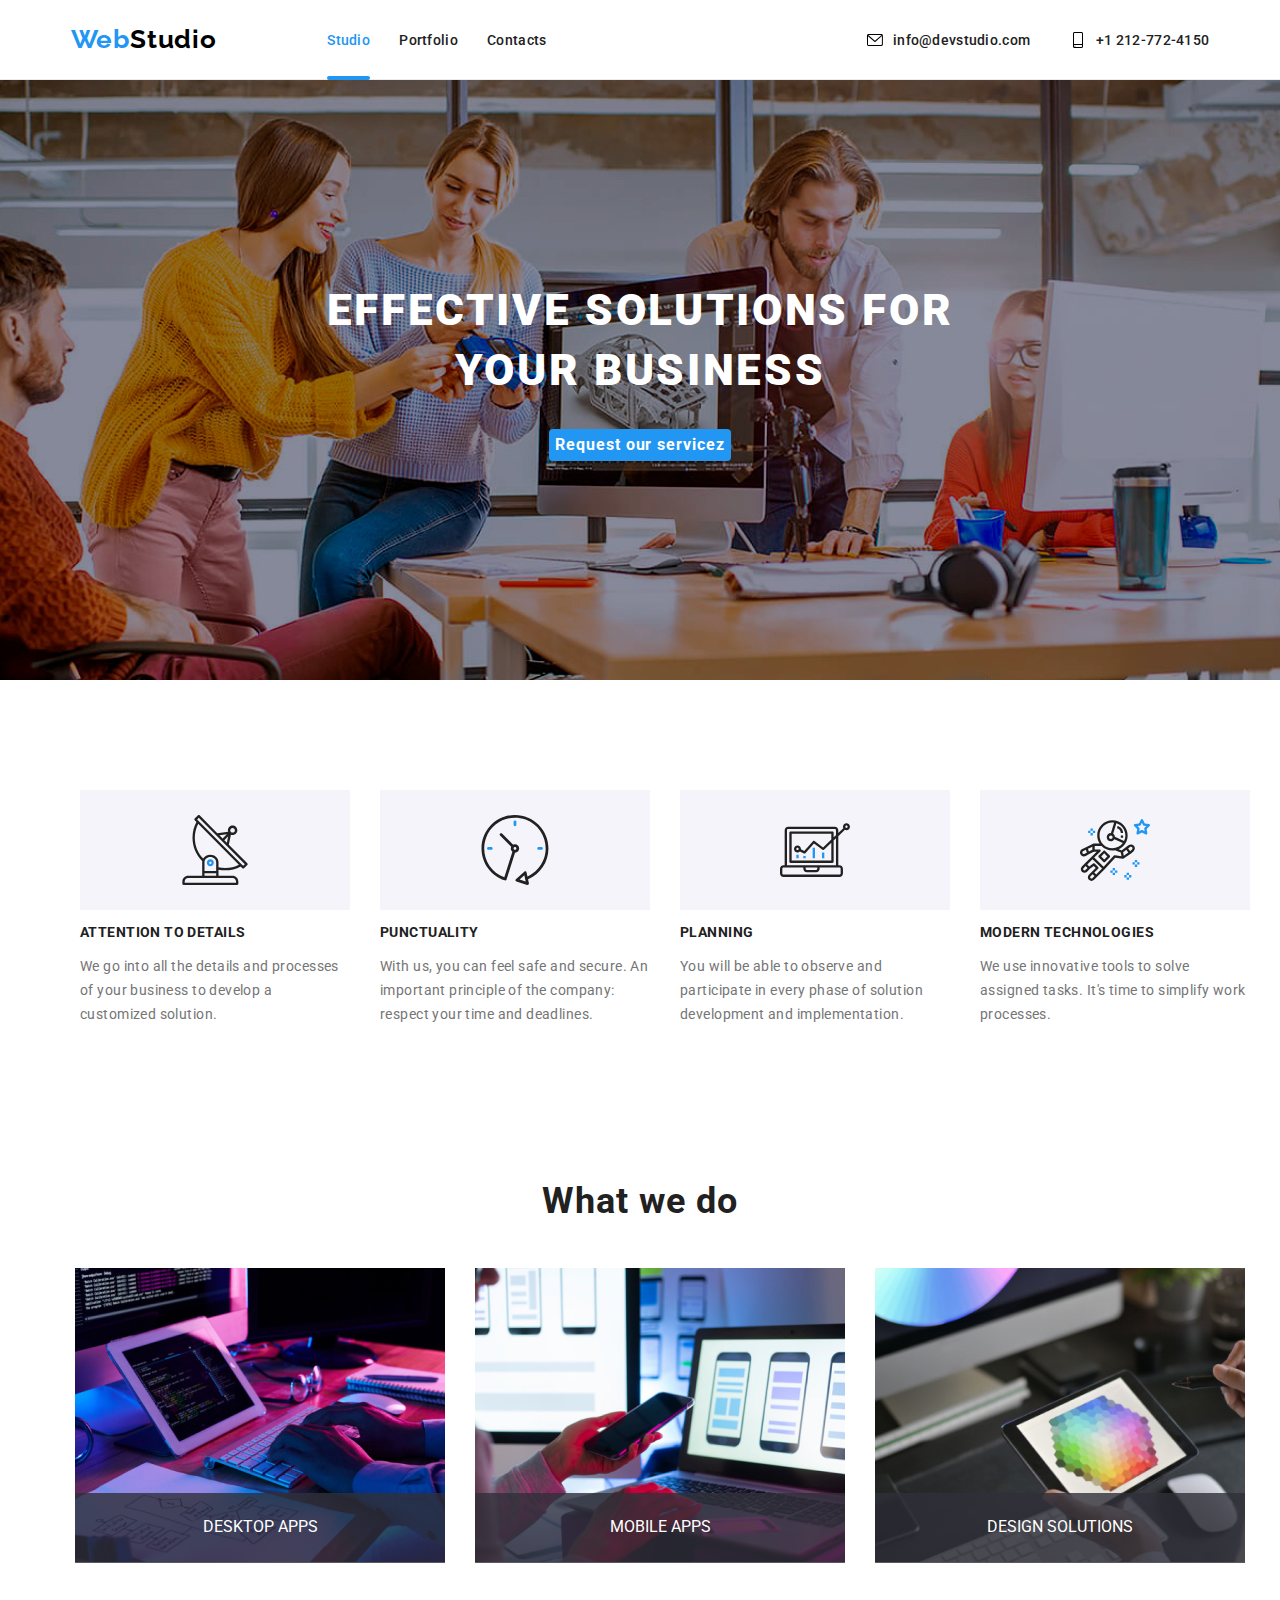
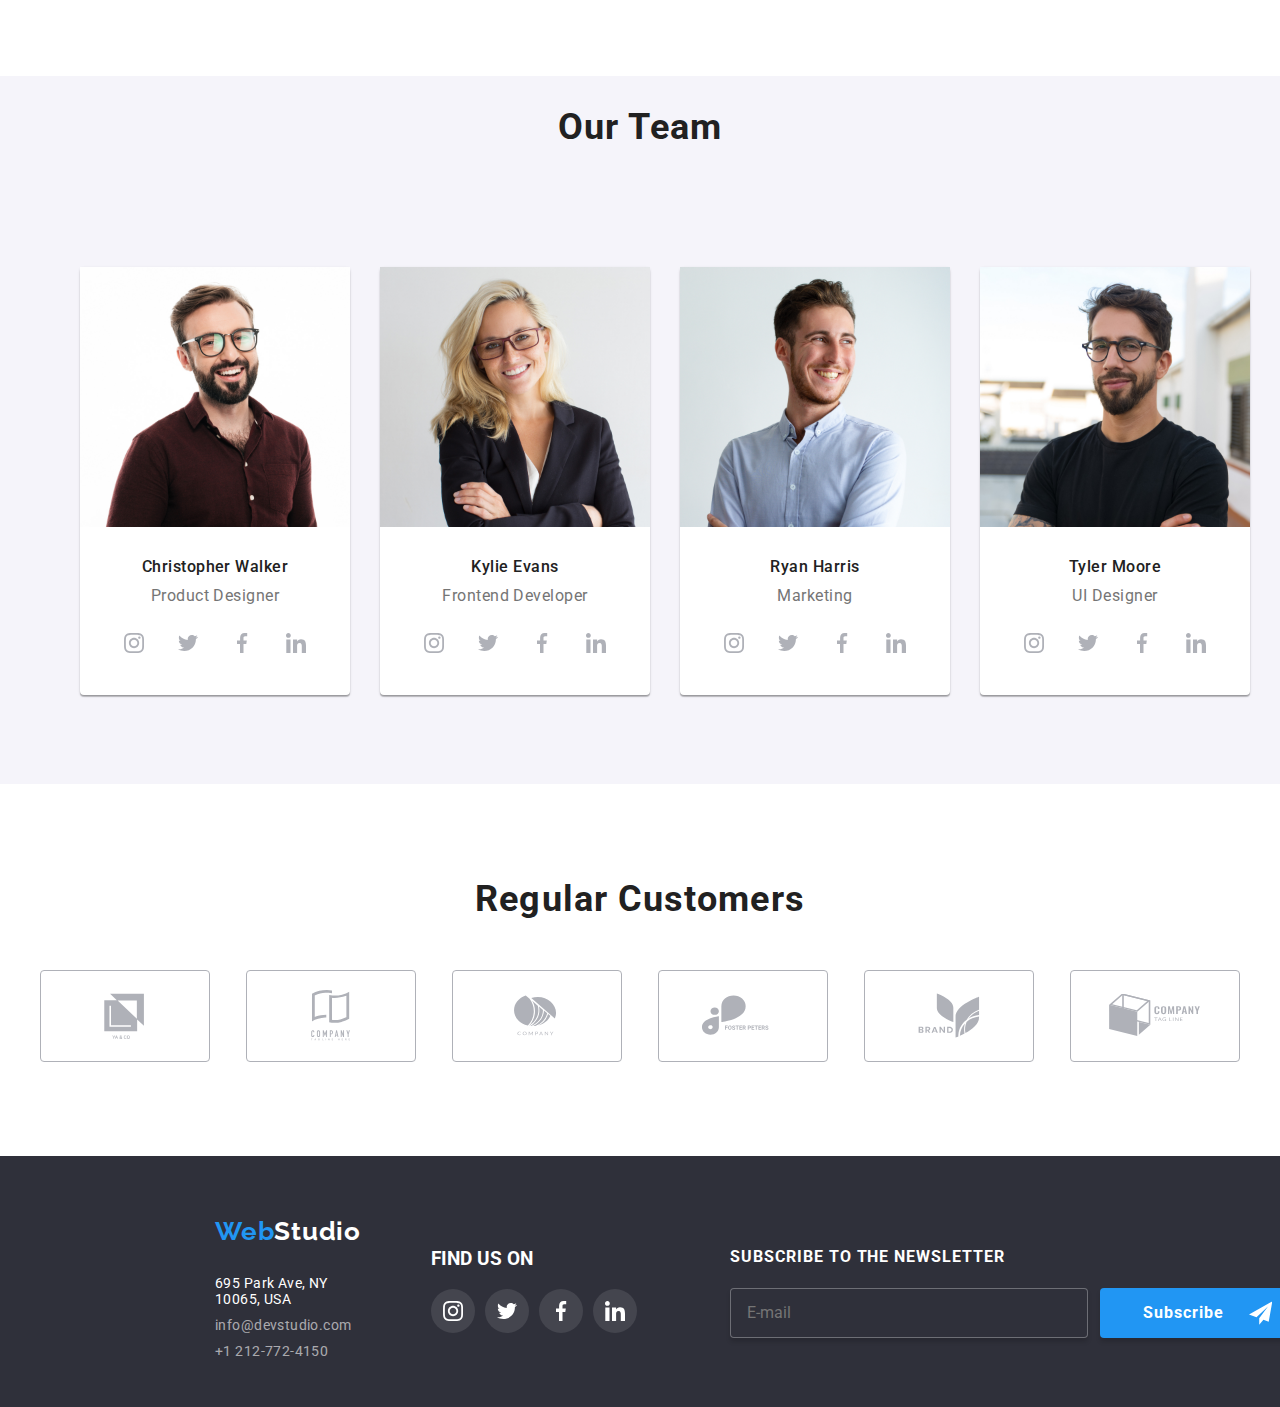
<file: index.html>
<!DOCTYPE html>
<html lang="en">
  <head>
    <meta charset="UTF-8" />
    <meta name="viewport" content="width=device-width, initial-scale=1.0" />
    <title>Studio</title>
    <link rel="preconnect" href="https://fonts.googleapis.com" />
    <link rel="preconnect" href="https://fonts.gstatic.com" crossorigin />
    <link
      href="https://fonts.googleapis.com/css2?family=Raleway:wght@700&family=Roboto:wght@400;500;700;900&display=swap"
      rel="stylesheet"
    />
    <link
      rel="stylesheet"
      href="https://cdnjs.cloudflare.com/ajax/libs/modern-normalize/1.0.0/modern-normalize.min.css"
    />
    <link rel="stylesheet" href="css/styles.css" />
  </head>
  <body>
    <header class="global-header">
      <div class="nav-container">
        <a class="logo-header" href="index.html"
          ><span class="color-logo-header">Web</span>Studio</a
        >

        <nav class="main-navigation">
          <ul>
            <li class="li-nav-link">
              <a class="nav-link" id="current" href="index.html">Studio </a>
            </li>
            <li class="li-nav-link">
              <a class="nav-link" href="portfolio.html">Portfolio</a>
            </li>
            <li class="li-nav-link">
              <a class="nav-link" href="#">Contacts</a>
            </li>
          </ul>
        </nav>

        <div class="address-meniu">
          <div class="mail-header">
            <svg class="icon-header">
              <use href="images/icons.svg#icon-mail" />
            </svg>
            <a class="nav-link" href="mailto:info@devstudio.com"
              >info@devstudio.com</a
            >
          </div>

          <div class="phone-header">
            <svg class="icon-header">
              <use href="images/icons.svg#icon-smartphone" />
            </svg>
            <a class="nav-link" href="tel:+12127724150">+1 212-772-4150</a>
          </div>
        </div>
      </div>
    </header>

    <main class="main-section">
      <!-- About Section -->
      <section class="about-section">
        <div class="dark-section">
          <h1>
            EFFECTIVE SOLUTIONS FOR <br />
            YOUR BUSINESS
          </h1>
          <button class="main-button" type="button" data-modal-open>
            Request our servicez
          </button>
        </div>
        <div class="container container-about-section-list">
          <ul class="about-section-list">
            <li>
              <svg class="icon-about-section">
                <use href="./images/icons.svg#icon-about-svg-1" />
              </svg>
              <h3 class="subtitle-paragraph">ATTENTION TO DETAILS</h3>
              <p class="content-paragraph">
                We go into all the details and processes of your business to
                develop a customized solution.
              </p>
            </li>
            <li>
              <svg class="icon-about-section">
                <use href="./images/icons.svg#icon-about-svg-2" />
              </svg>
              <h3 class="subtitle-paragraph">PUNCTUALITY</h3>
              <p class="content-paragraph">
                With us, you can feel safe and secure. An important principle of
                the company: respect your time and deadlines.
              </p>
            </li>
            <li>
              <svg class="icon-about-section">
                <use href="./images/icons.svg#icon-about-svg-3" />
              </svg>
              <h3 class="subtitle-paragraph">PLANNING</h3>
              <p class="content-paragraph">
                You will be able to observe and participate in every phase of
                solution development and implementation.
              </p>
            </li>
            <li>
              <svg class="icon-about-section">
                <use href="./images/icons.svg#icon-about-svg-4" />
              </svg>
              <h3 class="subtitle-paragraph">MODERN TECHNOLOGIES</h3>
              <p class="content-paragraph">
                We use innovative tools to solve assigned tasks. It's time to
                simplify work processes.
              </p>
            </li>
          </ul>
        </div>

        <div class="container what-we-do-section">
          <h2>What we do</h2>
          <ul>
            <li class="li-what-we-do">
              <img src="./images/img1.jpg" alt="coding" width="370" />
              <p class="label-img">DESKTOP APPS</p>
            </li>
            <li class="li-what-we-do">
              <img
                src="./images/img2.jpg"
                alt="mobile aplication"
                width="370"
              />
              <p class="label-img">MOBILE APPS</p>
            </li>
            <li class="li-what-we-do">
              <img
                src="./images/img3.jpg"
                alt="designe aplication"
                width="370"
              />
              <p class="label-img">DESIGN SOLUTIONS</p>
            </li>
          </ul>
        </div>
      </section>

      <!-- Team Section -->

      <section class="team-section">
        <h2>Our Team</h2>
        <ul class="container team-list">
          <li class="card-item">
            <img src="./images/team-img-1.jpg" alt="Team Person" width="270" />
            <div class="about-person-team">
              <h3 class="team-name">Christopher Walker</h3>
              <p class="description-team">Product Designer</p>
            </div>

            <div class="container-social-icons-team">
              <span class="container-detail-icons-team">
                <svg class="social-icons-team">
                  <use href="./images/icons.svg#icon-instagram" />
                </svg>
              </span>
              <span class="container-detail-icons-team">
                <svg class="social-icons-team">
                  <use href="./images/icons.svg#icon-twitter" />
                </svg>
              </span>
              <span class="container-detail-icons-team">
                <svg class="social-icons-team">
                  <use href="./images/icons.svg#icon-facebook" />
                </svg>
              </span>
              <span class="container-detail-icons-team">
                <svg class="social-icons-team">
                  <use href="./images/icons.svg#icon-linkedin" />
                </svg>
              </span>
            </div>
          </li>
          <li class="card-item">
            <img src="./images/team-img-2.jpg" alt="Team Person" width="270" />
            <div class="about-person-team">
              <h3 class="team-name">Kylie Evans</h3>
              <p class="description-team">Frontend Developer</p>
            </div>

            <div class="container-social-icons-team">
              <span class="container-detail-icons-team">
                <svg class="social-icons-team">
                  <use href="./images/icons.svg#icon-instagram" />
                </svg>
              </span>
              <span class="container-detail-icons-team">
                <svg class="social-icons-team">
                  <use href="./images/icons.svg#icon-twitter" />
                </svg>
              </span>
              <span class="container-detail-icons-team">
                <svg class="social-icons-team">
                  <use href="./images/icons.svg#icon-facebook" />
                </svg>
              </span>
              <span class="container-detail-icons-team">
                <svg class="social-icons-team">
                  <use href="./images/icons.svg#icon-linkedin" />
                </svg>
              </span>
            </div>
          </li>
          <li class="card-item">
            <img src="images/team-img-3.jpg" alt="Team Person" width="270" />
            <div class="about-person-team">
              <h3 class="team-name">Ryan Harris</h3>
              <p class="description-team">Marketing</p>
            </div>

            <div class="container-social-icons-team">
              <span class="container-detail-icons-team">
                <svg class="social-icons-team">
                  <use href="./images/icons.svg#icon-instagram" />
                </svg>
              </span>
              <span class="container-detail-icons-team">
                <svg class="social-icons-team">
                  <use href="./images/icons.svg#icon-twitter" />
                </svg>
              </span>
              <span class="container-detail-icons-team">
                <svg class="social-icons-team">
                  <use href="./images/icons.svg#icon-facebook" />
                </svg>
              </span>
              <span class="container-detail-icons-team">
                <svg class="social-icons-team">
                  <use href="./images/icons.svg#icon-linkedin" />
                </svg>
              </span>
            </div>
          </li>
          <li class="card-item">
            <img src="./images/team-img-4.jpg" alt="Team Person" width="270" />
            <div class="about-person-team">
              <h3 class="team-name">Tyler Moore</h3>
              <p class="description-team">UI Designer</p>
            </div>

            <div class="container-social-icons-team">
              <span class="container-detail-icons-team">
                <svg class="social-icons-team">
                  <use href="./images/icons.svg#icon-instagram" />
                </svg>
              </span>
              <span class="container-detail-icons-team">
                <svg class="social-icons-team">
                  <use href="./images/icons.svg#icon-twitter" />
                </svg>
              </span>
              <span class="container-detail-icons-team">
                <svg class="social-icons-team">
                  <use href="./images/icons.svg#icon-facebook" />
                </svg>
              </span>
              <span class="container-detail-icons-team">
                <svg class="social-icons-team">
                  <use href="./images/icons.svg#icon-linkedin" />
                </svg>
              </span>
            </div>
          </li>
        </ul>
      </section>

      <section class="regular-customers-section">
        <div class="container-regular-customers-section">
          <h2>Regular Customers</h2>

          <div class="container-regular-customers-icons">
            <svg class="regular-customers-icons">
              <use href="./images/icons.svg#icon-logo1" />
            </svg>

            <svg class="regular-customers-icons">
              <use href="./images/icons.svg#icon-logo2" />
            </svg>

            <svg class="regular-customers-icons">
              <use href="./images/icons.svg#icon-logo3" />
            </svg>

            <svg class="regular-customers-icons">
              <use href="./images/icons.svg#icon-logo4" />
            </svg>

            <svg class="regular-customers-icons">
              <use href="./images/icons.svg#icon-logo5" />
            </svg>

            <svg class="regular-customers-icons">
              <use href="./images/icons.svg#icon-logo6" />
            </svg>
          </div>
        </div>
      </section>
    </main>

    <footer class="global-footer">
      <div class="global-footer-container">
        <div class="container-address-and-logo-footer">
          <a class="logo-footer" href="index.html"
            ><span class="color-logo-footer">Web</span>Studio</a
          >
          <address class="address-footer-global">
            <span>695 Park Ave, NY 10065, USA</span>
            <a class="address-footer" href="mailto:info@devstudio.com"
              >info@devstudio.com</a
            >
            <a class="address-footer" href="tel:+12127724150"
              >+1 212-772-4150</a
            >
          </address>
        </div>

        <div class="containter-find-us-footer">
          <h3>Find us on</h3>

          <div class="container-all-icons-footer">
            <span class="container-footer-icons">
              <svg class="footer-icons">
                <use href="./images/icons.svg#icon-instagram" />
              </svg>
            </span>
            <span class="container-footer-icons">
              <svg class="footer-icons">
                <use href="./images/icons.svg#icon-twitter" />
              </svg>
            </span>
            <span class="container-footer-icons">
              <svg class="footer-icons">
                <use href="./images/icons.svg#icon-facebook" />
              </svg>
            </span>
            <span class="container-footer-icons">
              <svg class="footer-icons">
                <use href="./images/icons.svg#icon-linkedin" />
              </svg>
            </span>
          </div>
        </div>
      </div>

      <form action="" method="get" class="subscribe-footer-container">
        <p>Subscribe to the newsletter</p>
        <div class="input-subscribe">
          <input
            type="email"
            name="email"
            placeholder="E-mail"
            id="email"
            required
          />
          <button type="submit" id="email">
            <span>Subscribe</span>
            <svg>
              <use href="./images/icons.svg#icon-subscribe-icon"></use>
            </svg>
          </button>
        </div>
      </form>
    </footer>

    <!--Modal Request our servicez -->
    <div class="modal is-hidden" data-modal>
      <div class="modal-content">
        <svg class="close-btn" data-modal-close>
          <use href="./images/icons.svg#icon-close-btn-modal" />
        </svg>

        <form action="" method="get" class="form-section">
          <div class="title-form">
            <span>Leave your information and we'll call you back</span>
          </div>

          <div class="container-label-input">
            <label for="name">Name</label>
            <div class="input-container">
              <input
                class="textfield"
                type="text"
                name="name"
                id="name"
                required
              />

              <svg>
                <use href="./images/icons.svg#icon-name-form" />
              </svg>
            </div>
          </div>
          <div class="container-label-input">
            <label for="telephone">Telephone</label>
            <div class="input-container">
              <input
                class="textfield"
                type="tel"
                name="telephone"
                id="telephone"
                required
              />
              <svg>
                <use href="./images/icons.svg#icon-telephone-form" />
              </svg>
            </div>
          </div>
          <div class="container-label-input">
            <label for="email">E-mail</label>
            <div class="input-container">
              <input
                class="textfield"
                type="email"
                name="email"
                id="email"
                required
              />
              <svg>
                <use href="./images/icons.svg#icon-email-form" />
              </svg>
            </div>
          </div>
          <div class="container-label-input">
            <label for="comments">Comments</label>
            <textarea
              name="comments"
              id="comments"
              placeholder="Enter the text"
            ></textarea>
          </div>

          <div class="checkbox-container">
            <label for="terms-and-condition" class="terms-and-condition-label">
              <input
                type="checkbox"
                name="terms-and-condition"
                id="terms-and-condition"
              />
              <svg>
                <use href="./images/icons.svg#icon-Checkbox-svg"></use>
              </svg>
              <span
                >I agree with the letter and accept the
                <a href="#">Terms and Conditions</a></span
              >
            </label>
          </div>

          <div class="submit-button">
            <button type="submit">Send</button>
          </div>
        </form>
      </div>
    </div>

    <script src="./js/modal.js"></script>
  </body>
</html>
</file>
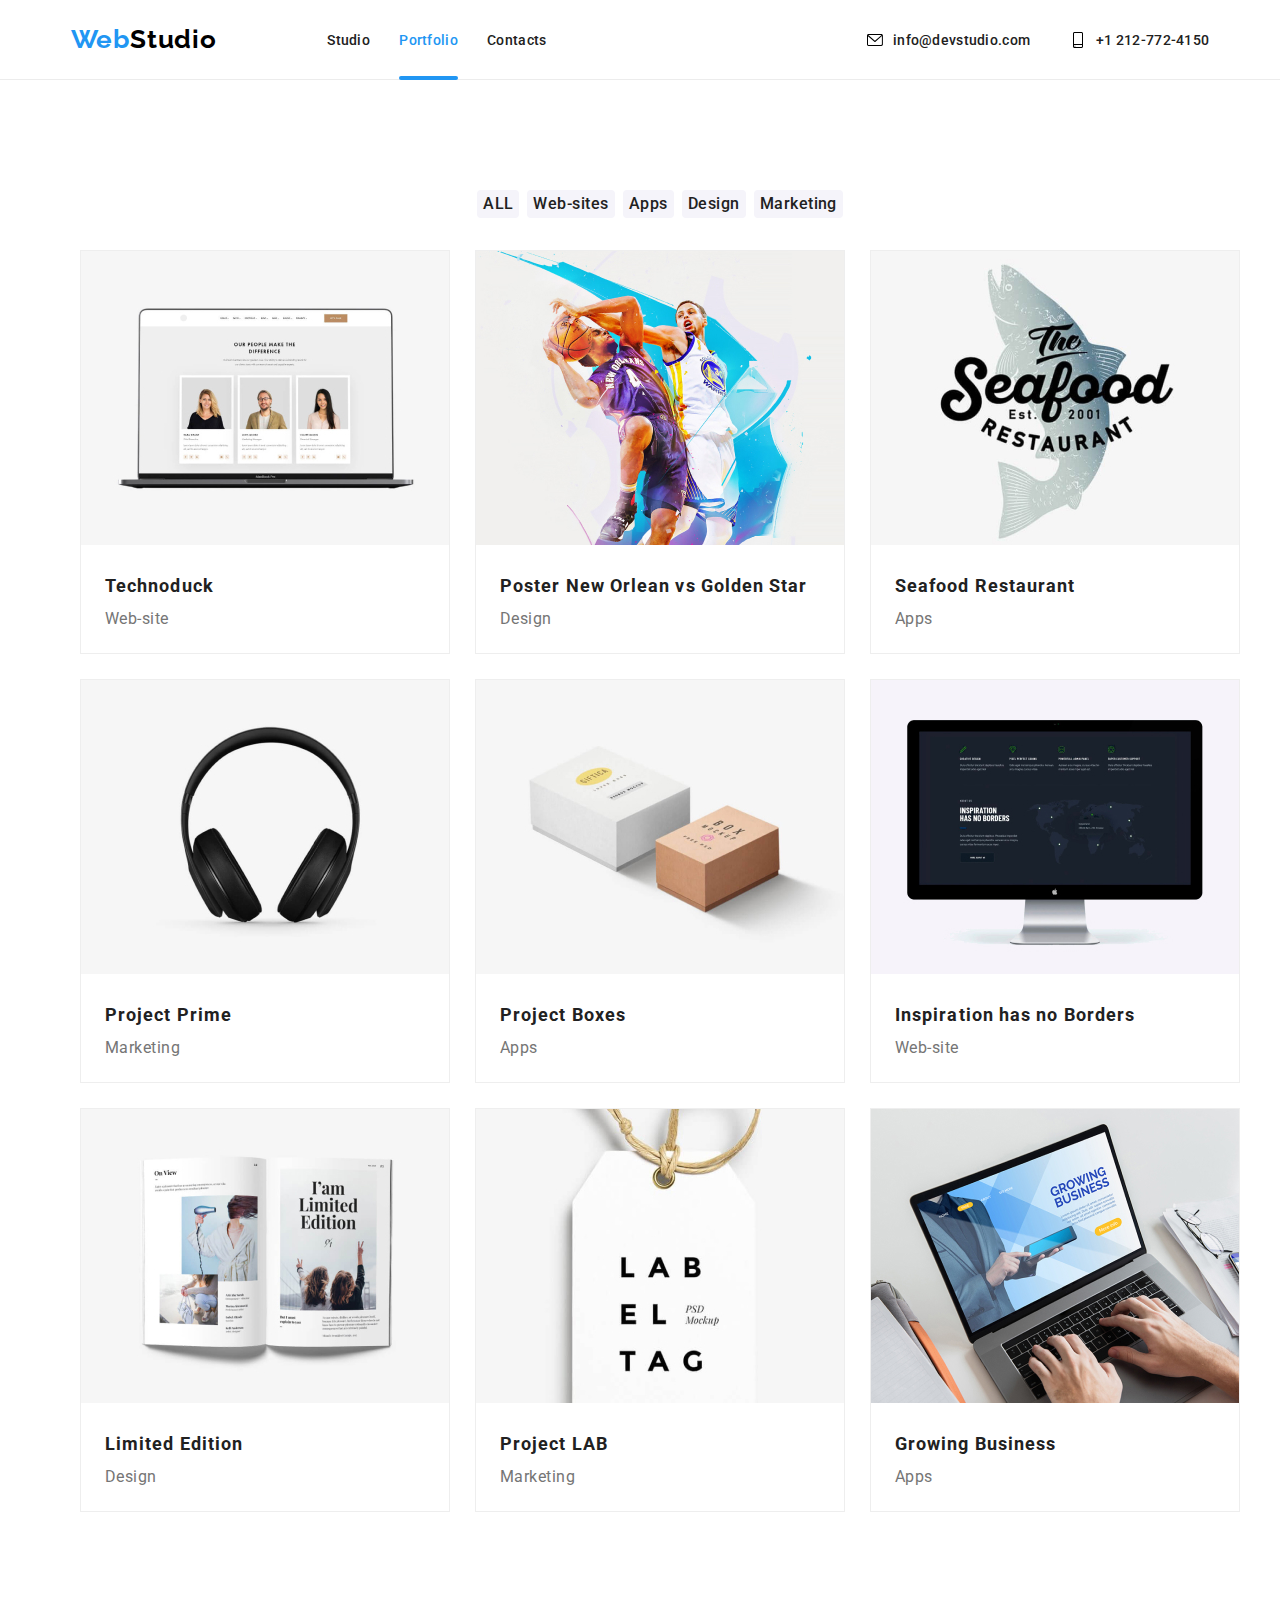
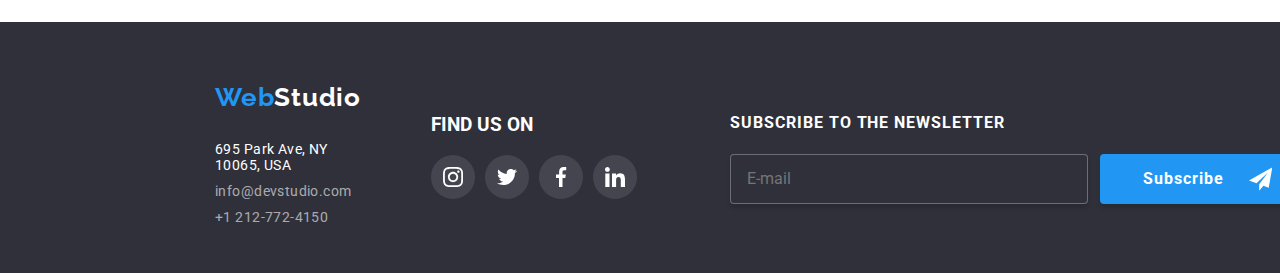
<file: portfolio.html>
<!DOCTYPE html>
<html lang="en">
  <head>
    <meta charset="UTF-8" />
    <meta name="viewport" content="width=device-width, initial-scale=1.0" />
    <title>Portfolio</title>
    <link rel="preconnect" href="https://fonts.googleapis.com" />
    <link rel="preconnect" href="https://fonts.gstatic.com" crossorigin />
    <link
      href="https://fonts.googleapis.com/css2?family=Raleway:wght@700&family=Roboto:wght@400;500;700;900&display=swap"
      rel="stylesheet"
    />
    <link
      rel="stylesheet"
      href="https://cdnjs.cloudflare.com/ajax/libs/modern-normalize/1.0.0/modern-normalize.min.css"
    />
    <link rel="stylesheet" href="css/styles.css" />
  </head>
  <body>
    <header class="global-header">
      <div class="nav-container">
        <a class="logo-header" href="index.html"
          ><span class="color-logo-header">Web</span>Studio</a
        >

        <nav class="main-navigation">
          <ul>
            <li class="li-nav-link">
              <a class="nav-link" href="index.html">Studio</a>
            </li>
            <li class="li-nav-link">
              <a class="nav-link" id="current" href="portfolio.html"
                >Portfolio</a
              >
            </li>
            <li class="li-nav-link">
              <a class="nav-link" href="#">Contacts</a>
            </li>
          </ul>
        </nav>

        <div class="address-meniu">
          <div class="mail-header">
            <svg class="icon-header">
              <use href="images/icons.svg#icon-mail" />
            </svg>
            <a class="nav-link" href="mailto:info@devstudio.com"
              >info@devstudio.com</a
            >
          </div>

          <div class="phone-header">
            <svg class="icon-header">
              <use href="images/icons.svg#icon-smartphone" />
            </svg>
            <a class="nav-link" href="tel:+12127724150">+1 212-772-4150</a>
          </div>
        </div>
      </div>
    </header>

    <main>
      <!-- Main Portofolio Section -->

      <div class="container">
        <section class="main-portofolio-section">
          <ul class="portofolio-button-list">
            <li>
              <button class="portofolio-button" type="button">ALL</button>
            </li>
            <li>
              <button class="portofolio-button" type="button">Web-sites</button>
            </li>
            <li>
              <button class="portofolio-button" type="button">Apps</button>
            </li>
            <li>
              <button class="portofolio-button" type="button">Design</button>
            </li>
            <li>
              <button class="portofolio-button" type="button">Marketing</button>
            </li>
          </ul>

          <ul class="list-main-section">
            <li class="item-portofolio">
              <div class="container-hover">
                <img
                  src="images/portofolio-list-1.jpg"
                  alt="Web-site"
                  width="370"
                />
                <div class="hover-text">
                  <p>
                    Technoduck is a state-of-the-art coronavirus distribution
                    platform. Companies use this platform for digital espionage
                    and attacks on competitors' secure servers.
                  </p>
                </div>
              </div>
              <br />
              <span class="title-img">Technoduck</span>
              <br />
              <span class="subtitle-img">Web-site</span>
            </li>

            <li class="item-portofolio">
              <div class="container-hover">
                <img
                  src="images/portofolio-list-2.jpg"
                  alt="Web-site"
                  width="370"
                />
                <div class="hover-text">
                  <p>
                    Lorem ipsum dolor sit amet, consectetur adipisicing elit.
                    Qui dicta minus molestiae vel beatae natus eveniet ratione
                    temporibus aperiam harum alias officiis assumenda officia
                    quibusdam deleniti eos cupiditate dolore doloribus!
                  </p>
                </div>
              </div>
              <br />
              <span class="title-img">Poster New Orlean vs Golden Star</span>
              <br />
              <span class="subtitle-img">Design</span>
            </li>

            <li class="item-portofolio">
              <div class="container-hover">
                <img
                  src="images/portofolio-list-3.jpg"
                  alt="Web-site"
                  width="370"
                />
                <div class="hover-text">
                  <p>
                    Lorem ipsum dolor sit amet, consectetur adipisicing elit.
                    Qui dicta minus molestiae vel beatae natus eveniet ratione
                    temporibus aperiam harum alias officiis assumenda officia
                    quibusdam deleniti eos cupiditate dolore doloribus!
                  </p>
                </div>
              </div>
              <br />
              <span class="title-img">Seafood Restaurant</span>
              <br />
              <span class="subtitle-img">Apps</span>
            </li>

            <li class="item-portofolio">
              <div class="container-hover">
                <img
                  src="images/portofolio-list-4.jpg"
                  alt="Web-site"
                  width="370"
                />
                <div class="hover-text">
                  <p>
                    Lorem ipsum dolor sit amet, consectetur adipisicing elit.
                    Qui dicta minus molestiae vel beatae natus eveniet ratione
                    temporibus aperiam harum alias officiis assumenda officia
                    quibusdam deleniti eos cupiditate dolore doloribus!
                  </p>
                </div>
              </div>
              <br />
              <span class="title-img">Project Prime</span>
              <br />
              <span class="subtitle-img">Marketing</span>
            </li>

            <li class="item-portofolio">
              <div class="container-hover">
                <img
                  src="images/portofolio-list-5.jpg"
                  alt="Web-site"
                  width="370"
                />
                <div class="hover-text">
                  <p>
                    Lorem ipsum dolor sit amet, consectetur adipisicing elit.
                    Qui dicta minus molestiae vel beatae natus eveniet ratione
                    temporibus aperiam harum alias officiis assumenda officia
                    quibusdam deleniti eos cupiditate dolore doloribus!
                  </p>
                </div>
              </div>
              <br />
              <span class="title-img">Project Boxes</span>
              <br />
              <span class="subtitle-img">Apps</span>
            </li>

            <li class="item-portofolio">
              <div class="container-hover">
                <img
                  src="images/portofolio-list-6.jpg"
                  alt="Web-site"
                  width="370"
                />
                <div class="hover-text">
                  <p>
                    Lorem ipsum dolor sit amet, consectetur adipisicing elit.
                    Qui dicta minus molestiae vel beatae natus eveniet ratione
                    temporibus aperiam harum alias officiis assumenda officia
                    quibusdam deleniti eos cupiditate dolore doloribus!
                  </p>
                </div>
              </div>
              <br />
              <span class="title-img">Inspiration has no Borders</span>
              <br />
              <span class="subtitle-img">Web-site</span>
            </li>

            <li class="item-portofolio">
              <div class="container-hover">
                <img
                  src="images/portofolio-list-7.jpg"
                  alt="magazine"
                  width="370"
                />
                <div class="hover-text">
                  <p>
                    Lorem ipsum dolor sit amet, consectetur adipisicing elit.
                    Qui dicta minus molestiae vel beatae natus eveniet ratione
                    temporibus aperiam harum alias officiis assumenda officia
                    quibusdam deleniti eos cupiditate dolore doloribus!
                  </p>
                </div>
              </div>
              <br />
              <span class="title-img">Limited Edition</span>
              <br />
              <span class="subtitle-img">Design</span>
            </li>

            <li class="item-portofolio">
              <div class="container-hover">
                <img src="images/portofolio-list-8.jpg" alt="tag" width="370" />
                <div class="hover-text">
                  <p>
                    Lorem ipsum dolor sit amet, consectetur adipisicing elit.
                    Qui dicta minus molestiae vel beatae natus eveniet ratione
                    temporibus aperiam harum alias officiis assumenda officia
                    quibusdam deleniti eos cupiditate dolore doloribus!
                  </p>
                </div>
              </div>
              <br />
              <span class="title-img">Project LAB</span>
              <br />
              <span class="subtitle-img">Marketing</span>
            </li>

            <li class="item-portofolio">
              <div class="container-hover">
                <img
                  src="images/portofolio-list-9.jpg"
                  alt="Apps"
                  width="370"
                />
                <div class="hover-text">
                  <p>
                    Lorem ipsum dolor sit amet, consectetur adipisicing elit.
                    Qui dicta minus molestiae vel beatae natus eveniet ratione
                    temporibus aperiam harum alias officiis assumenda officia
                    quibusdam deleniti eos cupiditate dolore doloribus!
                  </p>
                </div>
              </div>
              <br />
              <span class="title-img">Growing Business</span>
              <br />
              <span class="subtitle-img">Apps</span>
            </li>
          </ul>
        </section>
      </div>
    </main>

    <footer class="global-footer">
      <div class="global-footer-container">
        <div class="container-address-and-logo-footer">
          <a class="logo-footer" href="index.html"
            ><span class="color-logo-footer">Web</span>Studio</a
          >
          <address class="address-footer-global">
            <span>695 Park Ave, NY 10065, USA</span>
            <a class="address-footer" href="mailto:info@devstudio.com"
              >info@devstudio.com</a
            >
            <a class="address-footer" href="tel:+12127724150"
              >+1 212-772-4150</a
            >
          </address>
        </div>

        <div class="containter-find-us-footer">
          <h3>Find us on</h3>

          <div class="container-all-icons-footer">
            <span class="container-footer-icons">
              <svg class="footer-icons">
                <use href="./images/icons.svg#icon-instagram" />
              </svg>
            </span>
            <span class="container-footer-icons">
              <svg class="footer-icons">
                <use href="./images/icons.svg#icon-twitter" />
              </svg>
            </span>
            <span class="container-footer-icons">
              <svg class="footer-icons">
                <use href="./images/icons.svg#icon-facebook" />
              </svg>
            </span>
            <span class="container-footer-icons">
              <svg class="footer-icons">
                <use href="./images/icons.svg#icon-linkedin" />
              </svg>
            </span>
          </div>
        </div>
      </div>

      <form action="" method="get" class="subscribe-footer-container">
        <p>Subscribe to the newsletter</p>
        <div class="input-subscribe">
          <input
            type="email"
            name="email"
            placeholder="E-mail"
            id="email"
            required
          />
          <button type="submit" id="email">
            <span>Subscribe</span>
            <svg>
              <use href="./images/icons.svg#icon-subscribe-icon"></use>
            </svg>
          </button>
        </div>
      </form>
    </footer>
  </body>
</html>
</file>
<file: css/styles.css>
:root {
  --link-activ-color: #2196f3;
  --background-global-color: #fff;
  --dark-section-color: #2f303a;
  --light-section-color: #f5f4fa;
  --titele-subtitel-nav-color: #212121;
  --content-color: #757575;
  --black-logo: #000000;
  --background-list: #eeeeee;
  --background-btn: #188ce8;
  --border-buttom-header: #ececec;
  --footer-address-color: #ffffff99;
  --color-social-icons-team: rgba(175, 177, 184, 1);
  --transition: 250ms cubic-bezier(0.4, 0, 0.2, 1);
}

/* General */

ul {
  list-style-type: none;
}

/* STUDIO */

/* Global Header */

.global-header .logo-header {
  text-decoration: none;
  color: var(--black-logo);
  font-family: Raleway;
  font-size: 26px;
  font-weight: 700;
  line-height: 31px;
  letter-spacing: 0.03em;
  text-align: left;
}

.global-header .logo-header .color-logo-header {
  color: var(--link-activ-color);
}

.global-header .nav-link {
  color: var(--titele-subtitel-nav-color);
  text-decoration: none;
  font-size: 14px;
  font-weight: 500;
  line-height: 16px;
  letter-spacing: 0.02em;
  transition: color var(--transition);
}

.global-header .nav-link:hover {
  color: var(--link-activ-color);
}

#current {
  color: var(--link-activ-color);
}

body {
  background-color: var(--background-global-color);
  font-family: "roboto", sans-serif;
}

.container {
  width: 1200px;
  margin: auto;
}

/* Nav meniu Flex */

.nav-container {
  display: flex;
  align-items: center;
  justify-content: space-evenly;
  width: 100%;
  height: 100%;
}

.main-navigation .li-nav-link {
  position: relative;
  display: flex;
  justify-content: center;
  align-items: center;
  height: 100%;
}

.nav-container .main-navigation ul {
  display: flex;
  justify-content: space-between;
  align-items: center;
  height: 80px;
  width: 259px;
  margin: 0px 250px 0px 0px;
}

.nav-container .address-meniu {
  display: flex;
  justify-content: space-between;
  gap: 40px;
}

.address-meniu .mail-header {
  display: flex;
  justify-content: center;
  align-items: center;
  transition: fill var(--transition), color var(--transition);
}
.address-meniu .phone-header {
  display: flex;
  justify-content: center;
  align-items: center;
  transition: fill var(--transition), color var(--transition);
}

.global-header {
  display: flex;
  align-items: center;
  border-bottom: solid 1px var(--border-buttom-header);
  height: 80px;
}

/* Underline header #current */

#current::after {
  position: absolute;
  content: "";
  display: block;
  background-color: #2196f3;
  width: 100%;
  height: 4px;
  border-radius: 2px;
  bottom: 0;
}

/* icons header contacts */

.icon-header {
  display: inline-block;
  width: 1em;
  height: 1em;
  margin-right: 10px;
}

.mail-header:hover,
.phone-header:hover,
.mail-header:focus,
.phone-header:focus,
.mail-header:focus .nav-link,
.mail-header:hover .nav-link,
.phone-header:focus .nav-link,
.phone-header:hover .nav-link {
  cursor: pointer;
  fill: var(--link-activ-color);
  color: var(--link-activ-color);
}

/* About Section */

.container-about-section-list {
  padding-top: 94px;
}

.main-section .about-section .dark-section {
  display: flex;
  background-color: rgba(196, 196, 196, 1);
  height: 600px;
  top: 80px;
  flex-direction: column;
  align-items: center;

  background-image: url("../images/dark-section-img.jpg");
  background-size: cover;
  background-position: center;
}

.main-section .about-section .main-button {
  font-family: inherit;
  background-color: var(--link-activ-color);
  color: var(--background-global-color);
  cursor: pointer;
  font-size: 16px;
  font-weight: 700;
  line-height: 30px;
  letter-spacing: 0.06em;
  border-radius: 4px;
  border: none;
  transition: background-color var(--transition);
}

.main-section .about-section .main-button:hover {
  background-color: var(--background-btn);
}

.main-section h1 {
  display: flex;
  color: var(--background-global-color);
  font-size: 44px;
  font-weight: 900;
  line-height: 60px;
  letter-spacing: 0.06em;
  text-align: center;
  margin-top: 200px;
}

.main-section h2 {
  color: var(--titele-subtitel-nav-color);
  font-size: 36px;
  font-weight: 700;
  line-height: 42px;
  letter-spacing: 0.03em;
}

.about-section-list li img {
  border-radius: 4px;
}

.main-section .about-section .subtitle-paragraph {
  color: var(--titele-subtitel-nav-color);
  font-size: 14px;
  font-weight: 700;
  line-height: 16px;
  letter-spacing: 0.03em;
}

.main-section .about-section .content-paragraph {
  color: var(--content-color);
  font-size: 14px;
  font-weight: 400;
  line-height: 24px;
  letter-spacing: 0.03em;
}

.about-section-list {
  display: flex;
  justify-content: space-between;
  align-items: center;
  gap: 30px;
  padding-bottom: 94px;
}

/* icon about section LIST */

.icon-about-section {
  display: flex;
  align-items: center;
  width: 270px;
  height: 120px;
  padding: 25px 100px;
  background-color: rgba(245, 244, 250, 1);
}

/* What we do section */

.about-section .what-we-do-section {
  display: flex;
  flex-direction: column;
  align-items: center;
  padding-bottom: 94px;
}

.about-section .what-we-do-section ul {
  display: flex;
  flex-direction: row;
  gap: 30px;
}

.li-what-we-do {
  position: relative;
  z-index: 1;
}

.li-what-we-do > .label-img {
  display: flex;
  justify-content: center;
  align-items: center;
  position: absolute;
  z-index: 2;
  top: 70%;
  width: 100%;
  height: 70px;
  background-color: rgba(47, 48, 58, 0.8);
  color: #fff;
}

/* Team Section */

.main-section .team-section {
  background-color: var(--light-section-color);
}

.main-section .team-section .team-name {
  color: var(--titele-subtitel-nav-color);
  font-size: 16px;
  font-weight: 500;
  line-height: 19px;
  letter-spacing: 0.03em;
  margin: 0;
}

.main-section .team-section .description-team {
  color: var(--content-color);
  font-size: 16px;
  font-weight: 400;
  line-height: 19px;
  letter-spacing: 0.03em;
  margin: 0;
}

.team-section {
  display: flex;
  flex-direction: column;
  align-items: center;
  width: auto;
  height: 708px;
}

.team-section .team-list {
  display: flex;
  flex-direction: row;
  gap: 30px;
}

.team-section .team-list .card-item {
  display: flex;
  background-color: var(--background-global-color);
  width: 270px;
  height: 428px;
  flex-direction: column;
  align-items: center;
  border-radius: 4px;
  box-shadow: 0px 2px 1px 0px rgba(0, 0, 0, 0.2),
    0px 1px 1px 0px rgba(0, 0, 0, 0.14), 0px 1px 3px 0px rgba(0, 0, 0, 0.12);
}

.about-person-team {
  display: flex;
  flex-direction: column;
  align-items: center;
  gap: 10px;
  margin-bottom: 16px;
  margin-top: 30px;
}

/* Icons Team section */

.social-icons-team {
  width: 44px;
  height: 44px;
  fill: var(--color-social-icons-team);
  padding: 12px;
  transition: fill var(--transition);
}

.container-social-icons-team {
  display: flex;
  justify-content: center;
  gap: 10px;
}

.social-icons-team:hover,
.social-icons-team:focus {
  fill: #fff;
}

.container-detail-icons-team {
  display: flex;
  align-items: center;
  border-radius: 50%;
  background-color: #fff;
  transition: border-radius var(--transition),
    background-color var(--transition);
}

.container-detail-icons-team:hover,
.container-detail-icons-team:focus {
  width: 44px;
  height: 44px;
  border-radius: 50%;
  background-color: rgba(33, 150, 243, 1);
  cursor: pointer;
}

/* Regular Customers Section */

.container-regular-customers-section h2 {
  margin: 0;
}

.regular-customers-section {
  display: flex;
  justify-content: center;
  width: auto;
  height: 372px;
  padding-top: 94px;
  padding-bottom: 94px;
}

.container-regular-customers-section {
  display: flex;
  flex-direction: column;
  align-items: center;
  justify-content: space-between;
  width: 1200px;
  height: 184px;
}

.regular-customers-icons {
  width: 170px;
  height: 92px;
  fill: var(--color-social-icons-team);
  padding: 16px 32px;
  border: 1px solid rgba(175, 177, 184, 1);
  border-radius: 4px;
  transition: fill var(--transition), border-color var(--transition);
}

.container-regular-customers-icons {
  width: 1200px;
  display: flex;
  flex-direction: row;
  justify-content: space-between;
}

.regular-customers-icons:hover {
  fill: var(--link-activ-color);
  border-color: var(--link-activ-color);
}

/* Portofolio */

/* Main Portofolio Section */

/* Buttons */

.main-portofolio-section .portofolio-button {
  font-family: inherit;
  color: var(--titele-subtitel-nav-color);
  background-color: var(--light-section-color);
  cursor: pointer;
  font-size: 16px;
  font-weight: 500;
  line-height: 26px;
  letter-spacing: 0.03em;
  border: none;
  border-radius: 4px;
  transition: background-color var(--transition), box-shadow var(--transition),
    color var(--transition);
}

.main-portofolio-section .portofolio-button:hover,
.main-portofolio-section .portofolio-button:focus {
  color: var(--background-global-color);
  background-color: var(--link-activ-color);
  box-shadow: 0px 2px 2px 0px rgba(0, 0, 0, 0.12),
    0px 1px 2px 0px rgba(0, 0, 0, 0.08), 0px 3px 1px 0px rgba(0, 0, 0, 0.1);
}

/* List */

.main-portofolio-section {
  display: flex;
  background-color: var(--background-global-color);
  flex-direction: column;
  padding-top: 94px;
  padding-bottom: 94px;
}

.main-portofolio-section .list-main-section .title-img {
  color: var(--titele-subtitel-nav-color);
  font-size: 18px;
  font-weight: 700;
  line-height: 36px;
  letter-spacing: 0.06em;
}
.main-portofolio-section .list-main-section .subtitle-img {
  color: var(--content-color);
  font-size: 16px;
  font-weight: 400;
  line-height: 30px;
  letter-spacing: 0.03em;
}

.title-img,
.subtitle-img {
  margin-left: 24px;
}

.item-portofolio {
  border: 1px solid var(--background-list);
  background-color: var(--background-global-color);
  width: 370px;
  height: 404px;
  flex-basis: calc((100% - 75) / 3);
  cursor: pointer;
  transition: box-shadow var(--transition);
}

.item-portofolio:hover,
.item-portofolio:focus {
  box-shadow: 1px 4px 6px 0px rgba(0, 0, 0, 0.16),
    0px 4px 4px 0px rgba(0, 0, 0, 0.06), 0px 1px 1px 0px rgba(0, 0, 0, 0.12);
}

/* Flex portofolio */

.portofolio-button-list {
  display: flex;
  flex-direction: row;
  justify-content: center;
  gap: 8px;
}

.list-main-section {
  display: flex;
  flex: row;
  justify-content: center;
  gap: 25px;
  flex-wrap: wrap;
}

.item-portofolio {
  border: 1px solid var(--background-list);
  background-color: var(--background-global-color);
  width: 370px;
  height: 404px;
  flex-basis: calc((100% - 75) / 3);
  cursor: pointer;
}

/* Blue side cards */

.container-hover {
  position: relative;
  overflow: hidden;
}

.container-hover p {
  font-family: Roboto;
  font-size: 18px;
  font-weight: 400;
  line-height: 28px;
  letter-spacing: 0.03em;
  color: rgba(255, 255, 255, 1);
  margin-left: 24px;
  margin-right: 24px;
  margin-top: 63px;
}

.hover-text {
  position: absolute;
  top: 0;
  left: 0;
  width: 100%;
  height: 100%;
  background-color: #fff;
  transform: translatey(100%);
  transition: transform var(--transition), background-color var(--transition);
}

.container-hover:hover .hover-text {
  transform: translate(0);
  background-color: rgba(33, 150, 243, 0.9);
}

/* Global Footer */

.global-footer {
  display: flex;
  align-items: center;
  background-color: var(--dark-section-color);
  width: auto;
  height: 251px;
  padding-left: 215px;
  gap: 93px;
}

.global-footer-container {
  display: flex;
  flex-direction: row;
  justify-content: flex-start;
  align-items: center;
  gap: 70px;
}

.address-footer-global {
  display: flex;
  flex-direction: column;
  align-items: flex-start;
  gap: 10px;
}

.global-footer .address-footer-global span {
  color: var(--background-global-color);
  font-style: normal;
  text-decoration: none;
  font-size: 14px;
  font-weight: 400;
  line-height: 16px;
  letter-spacing: 0.03em;
}

.global-footer .address-footer-global .address-footer {
  color: var(--footer-address-color);
  font-style: normal;
  text-decoration: none;
  font-size: 14px;
  font-weight: 400;
  line-height: 16px;
  letter-spacing: 0.03em;
  transition: color var(--transition);
}
.global-footer .address-footer-global .address-footer:hover {
  color: var(--link-activ-color);
}

.global-footer .logo-footer {
  color: var(--background-global-color);
  text-decoration: none;
  font-family: Raleway;
  font-size: 26px;
  font-weight: 700;
  line-height: 31px;
  letter-spacing: 0.03em;
}
.global-footer .logo-footer .color-logo-footer {
  color: var(--link-activ-color);
}

.container-address-and-logo-footer {
  display: flex;
  flex-direction: column;
  height: 131px;
  gap: 28px;
}

.containter-find-us-footer {
  display: flex;
  flex-direction: column;
  align-items: flex-start;
  justify-content: center;
}

.containter-find-us-footer h3 {
  color: rgba(255, 255, 255, 1);
  text-transform: uppercase;
}

/* Subscribe Section */

.subscribe-footer-container {
  display: flex;
  flex-direction: column;
  justify-content: center;
  width: 570px;
  height: 86px;
}

.subscribe-footer-container p {
  color: rgba(255, 255, 255, 1);
  font-family: Roboto;
  font-size: 16px;
  font-weight: 700;
  line-height: 30px;
  letter-spacing: 0.06em;
  text-transform: uppercase;
}
.input-subscribe {
  display: flex;
  flex-direction: row;
  gap: 12px;
}

.input-subscribe input {
  color: 255, 255, 255, 1;
  width: 358px;
  height: 50px;
  border: 1px solid rgba(255, 255, 255, 0.3);
  border-radius: 4px;
  padding: 15px 16px;
  box-shadow: 0px 4px 4px 0px rgba(0, 0, 0, 0.15);
  background-color: rgba(47, 48, 58, 1);
  color: rgb(255, 255, 255, 1);
  transition: border var(--transition);
}

.input-subscribe input:focus,
.input-subscribe input:hover {
  border: 1px solid var(--link-activ-color);
  outline: none;
  color: rgb(255, 255, 255, 1);
}

.input-subscribe::placeholder {
  font-family: Roboto;
  font-size: 16px;
  font-weight: 400;
  line-height: 20px;
  letter-spacing: 0.03em;
  color: rgba(255, 255, 255, 0.6);
}
.input-subscribe button {
  display: flex;
  flex-direction: row;
  align-items: center;
  gap: 25px;
  width: 200px;
  height: 50px;
  background-color: rgba(33, 150, 243, 1);
  color: rgba(255, 255, 255, 1);
  border: none;
  border-radius: 4px;
  box-shadow: 0px 4px 4px 0px rgba(0, 0, 0, 0.15);
  transition: background-color var(--transition);
  padding: 10px 28px 10px 43px;
}

.input-subscribe button:hover,
.input-subscribe button:focus {
  background-color: var(--background-btn);
  cursor: pointer;
}

.input-subscribe button span {
  font-family: Roboto;
  font-size: 16px;
  font-weight: 700;
  line-height: 30px;
  letter-spacing: 0.06em;
}

#terms-and-condition {
  accent-color: var(--link-activ-color);
}

.input-subscribe svg {
  width: 24px;
  height: 24px;
}

/* icons global footer */

.footer-icons {
  width: 44px;
  height: 44px;
  fill: #fff;
  padding: 12px;
}

.container-all-icons-footer {
  display: flex;
  flex-direction: row;
  align-items: flex-start;
  gap: 10px;
}

.container-footer-icons {
  display: flex;
  flex-direction: row;
  background-color: rgba(255, 255, 255, 0.1);
  border-radius: 50%;
  transition: background-color var(--transition);
}

.container-footer-icons:hover,
.container-footer-icons:focus {
  background-color: var(--link-activ-color);
  cursor: pointer;
}

/* Modal */

.modal {
  position: fixed;
  width: 100vw;
  height: 100vh;
  top: 0;
  left: 0;
  display: flex;
  justify-content: center;
  align-items: center;
  background-color: rgba(0, 0, 0, 0.2);
  z-index: 10;

  opacity: 1;
  transition: visibility 500ms linear, opacity 500ms linear;
}

.modal-content {
  position: relative;
  width: 528px;
  height: 581px;
  background-color: rgba(255, 255, 255, 1);
  border-radius: 4px;
  box-shadow: 0px 2px 1px 0px rgba(0, 0, 0, 0.2),
    0px 1px 3px 0px rgba(0, 0, 0, 0.12), 0px 1px 3px 0px rgba(0, 0, 0, 0.12);

  padding: 40px;
}

.modal-content > .close-btn {
  position: absolute;
  top: 8px;
  right: 8px;
  width: 30px;
  height: 30px;
  border: 1px solid rgba(0, 0, 0, 0.1);
  border-radius: 50%;
  background-color: #fff;
  cursor: pointer;
  padding: 6px;
  transition: fill var(--transition);
}
.close-btn:hover,
.close-btn:focus {
  fill: rgba(33, 150, 243, 1);
}

.is-hidden {
  visibility: hidden;
  opacity: 0;
}

/* Modal Form */

.form-section {
  display: flex;
  flex-direction: column;
  gap: 10px;
}

.form-section .title-form {
  display: flex;
  align-items: center;
  justify-content: center;
  padding-bottom: 12px;
  font-family: Roboto;
  font-size: 20px;
  font-weight: 700;
  line-height: 23px;
  letter-spacing: 0.03em;
}

.container-label-input {
  display: flex;
  flex-direction: column;
  gap: 4px;
  font-family: Roboto;
  font-size: 12px;
  font-weight: 400;
  line-height: 14px;
  letter-spacing: 0.01em;
  color: rgba(117, 117, 117, 1);
}

.container-label-input::placeholder {
  font-family: Roboto;
  font-size: 14px;
  font-weight: 400;
  line-height: 16px;
  letter-spacing: 0.01em;
  color: rgba(117, 117, 117, 1);
}

.input-container {
  position: relative;
  width: 448px;
}

.input-container svg {
  position: absolute;
  width: 18px;
  height: 18px;
  top: calc(50% - 9px);
  left: 12px;
}

.textfield,
textarea {
  outline: none;
  border: 1px solid rgba(33, 33, 33, 0.2);
  border-radius: 4px;
  transition: fill var(--transition), border var(--transition);
}

textarea {
  padding: 12px 16px;
  height: 108px;
}

.textfield {
  height: 40px;
  width: 448px;
  padding: 11px 11px 12px 42px;
}
.textfield:hover,
textarea:hover,
.textfield:focus,
textarea:focus {
  border: 1px solid rgba(33, 150, 243, 1);
  cursor: pointer;
}

.textfield:hover + svg,
.textfield:focus + svg {
  fill: rgba(33, 150, 243, 1);
  cursor: pointer;
}

.checkbox-container {
  display: flex;
  flex-direction: row;
  align-items: center;
  padding-top: 20px;
}
.checkbox-container span {
  font-family: Roboto;
  font-size: 14px;
  font-weight: 400;
  line-height: 24px;
  letter-spacing: 0.03em;
  color: rgba(117, 117, 117, 1);
}
.checkbox-container span a {
  color: rgba(33, 150, 243, 1);
}

.terms-and-condition-label {
  position: relative;
}
.checkbox-container svg {
  position: absolute;
  width: 13px;
  height: 13px;
  top: calc(50% - 8.5px);
  left: 0;
}
.checkbox-container input:checked + svg {
  visibility: hidden;
}

.submit-button {
  display: flex;
  justify-content: center;
  align-items: center;
  padding-top: 30px;
}

.submit-button button {
  border: none;
  width: 200px;
  height: 50px;
  border-radius: 4px;
  background-color: rgba(33, 150, 243, 1);
  color: #fff;
  cursor: pointer;
  box-shadow: 0px 4px 4px 0px rgba(0, 0, 0, 0.15);
  transition: fill var(--transition);
}

.submit-button button:hover {
  fill: rgba(24, 140, 232, 1);
}
</file>
